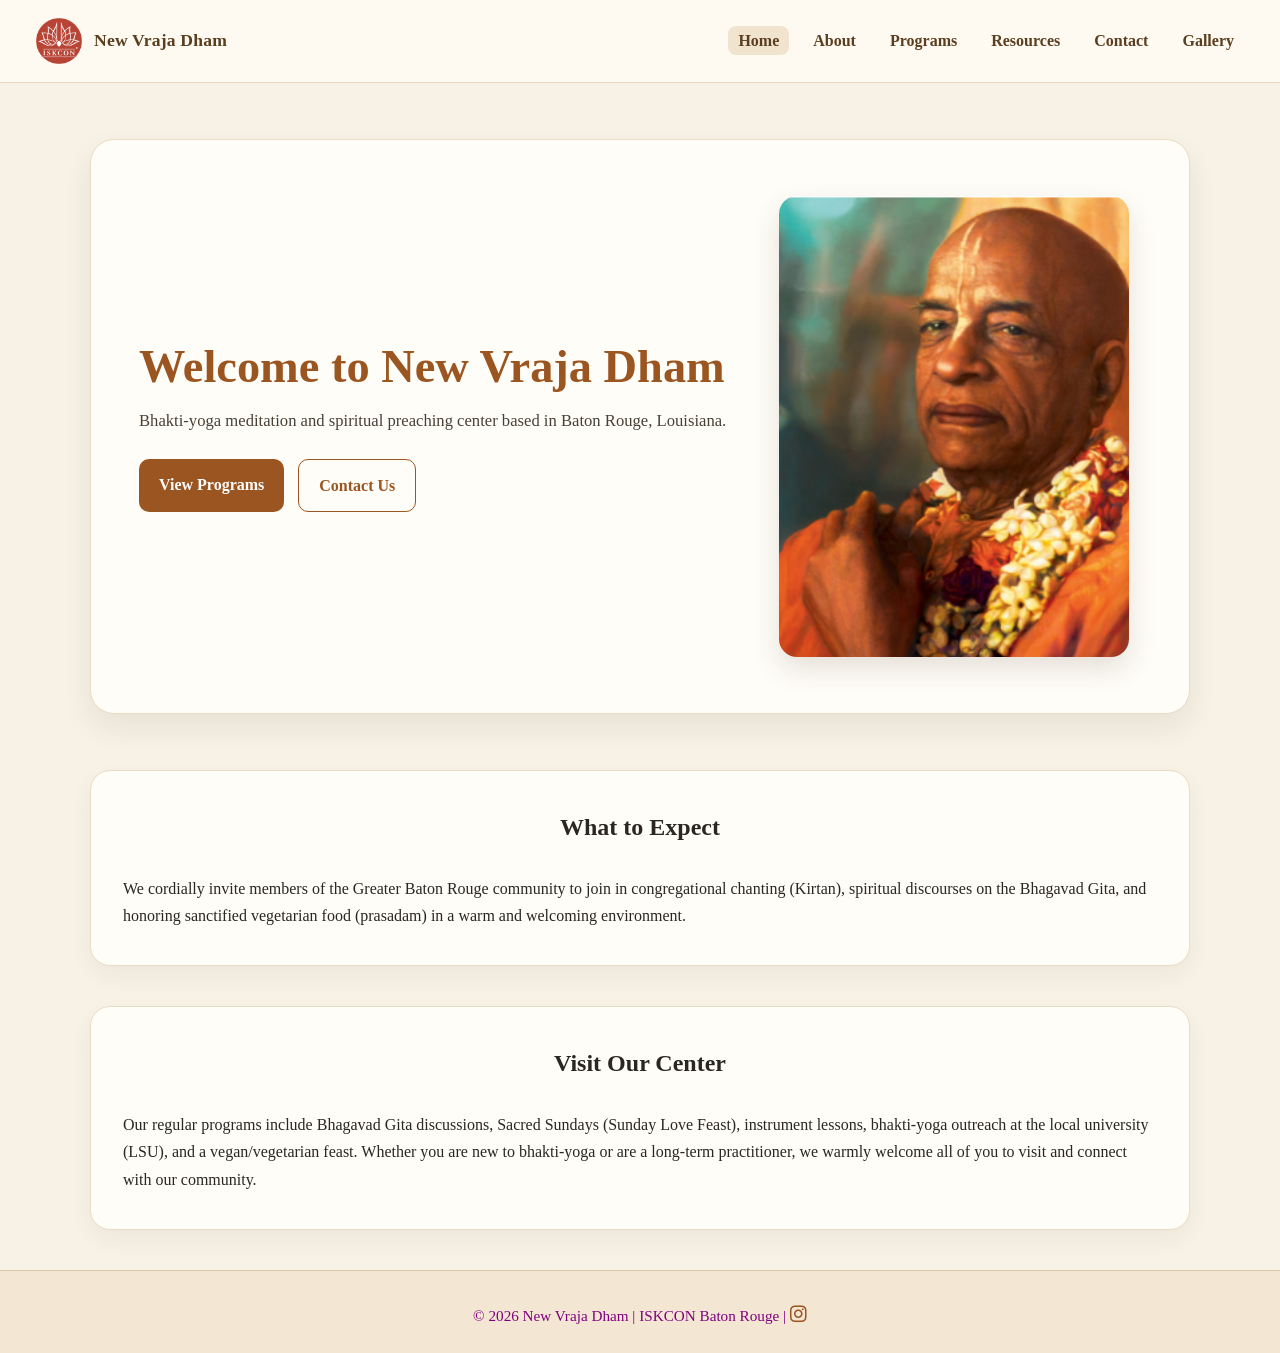
<file: index.html>
<!DOCTYPE html>
<html lang="en">

<head>
  <meta charset="utf-8">
  <meta name="viewport" content="width=device-width, initial-scale=1.0">
  <meta name="description" content="New Vraja Dham is an ISKCON temple and bhakti-yoga meditation center in Baton Rouge, Louisiana, offering kirtan, Bhagavad Gita discussions, prasadam, spiritual education, and community programs.">
  <meta property="og:title" content="New Vraja Dham | ISKCON Baton Rouge">
  <meta property="og:description" content="Bhakti-yoga meditation, kirtan, Bhagavad Gita discussions, prasadam, and spiritual community in Baton Rouge, Louisiana.">
  <meta property="og:type" content="website">
  <meta name="author" content="New Vraja Dham">
  <title>New Vraja Dham | ISKCON Baton Rouge</title>
  <link href="https://fonts.googleapis.com/css2?family=Mukta:wght@400;600;700&display=swap" rel="stylesheet">
  <link rel="stylesheet" href="styles.css">
  <link rel="stylesheet" href="https://cdnjs.cloudflare.com/ajax/libs/font-awesome/6.7.2/css/all.min.css"/>
</head>

<body>
  <header>
    <nav class="navbar">
      <div class="logo">
        <img src="images/logo.png" alt="ISKCON logo">
        <span>New Vraja Dham</span>
      </div>
      <ul class="nav-links">
        <li><a href="index.html" class="active">Home</a></li>
        <li><a href="about.html">About</a></li>
        <li><a href="programs.html">Programs</a></li>
        <li><a href="resources.html">Resources</a></li>
        <li><a href="contact.html">Contact</a></li>
        <li><a href="gallery.html">Gallery</a></li>
      </ul>
    </nav>
  </header>

  <main>
    <section class="hero">
        <div class="hero-text">
            <h1>Welcome to New Vraja Dham</h1>
            <p>
                Bhakti-yoga meditation and spiritual preaching 
                center based in Baton Rouge, Louisiana.
            </p>
            <div class="hero-buttons">
                <a href="programs.html">View Programs</a>
                <a href="contact.html">Contact Us</a>
            </div>
        </div>
        <div class="hero-image">
            <img
                src="images/srila-prabhupada.png"
                alt="A.C. Bhaktivedanta Swami Srila Prabhupada"
            >
        </div>
    </section>
    <section class="welcome-section">
        <h2 align="center">What to Expect</h2><br>
        <p>
            We cordially invite members of the Greater Baton Rouge 
            community to join in congregational chanting (Kirtan), 
            spiritual discourses on the Bhagavad Gita, and honoring 
            sanctified vegetarian food (prasadam) in a warm and welcoming
            environment.
        </p>
    </section>
    <section class="schedule-preview">
        <h2 align="center">Visit Our Center</h2><br>
        <p>
            Our regular programs include Bhagavad Gita discussions,
            Sacred Sundays (Sunday Love Feast), instrument lessons,
            bhakti-yoga outreach at the local university (LSU), and
            a vegan/vegetarian feast. Whether you are new to bhakti-yoga 
            or are a long-term practitioner, we warmly welcome all of you 
            to visit and connect with our community.
        </p>
    </section>
  </main>

  <footer>
    <p>
      © 2026 New Vraja Dham | ISKCON Baton Rouge |
    <a href="https://www.instagram.com/iskconbatonrouge/" target="_blank" rel="noopener noreferrer" class="social-link">
      <i class="fa-brands fa-instagram"></i>
    </a>
    </p>
  </footer>

</body>
</html>
</file>
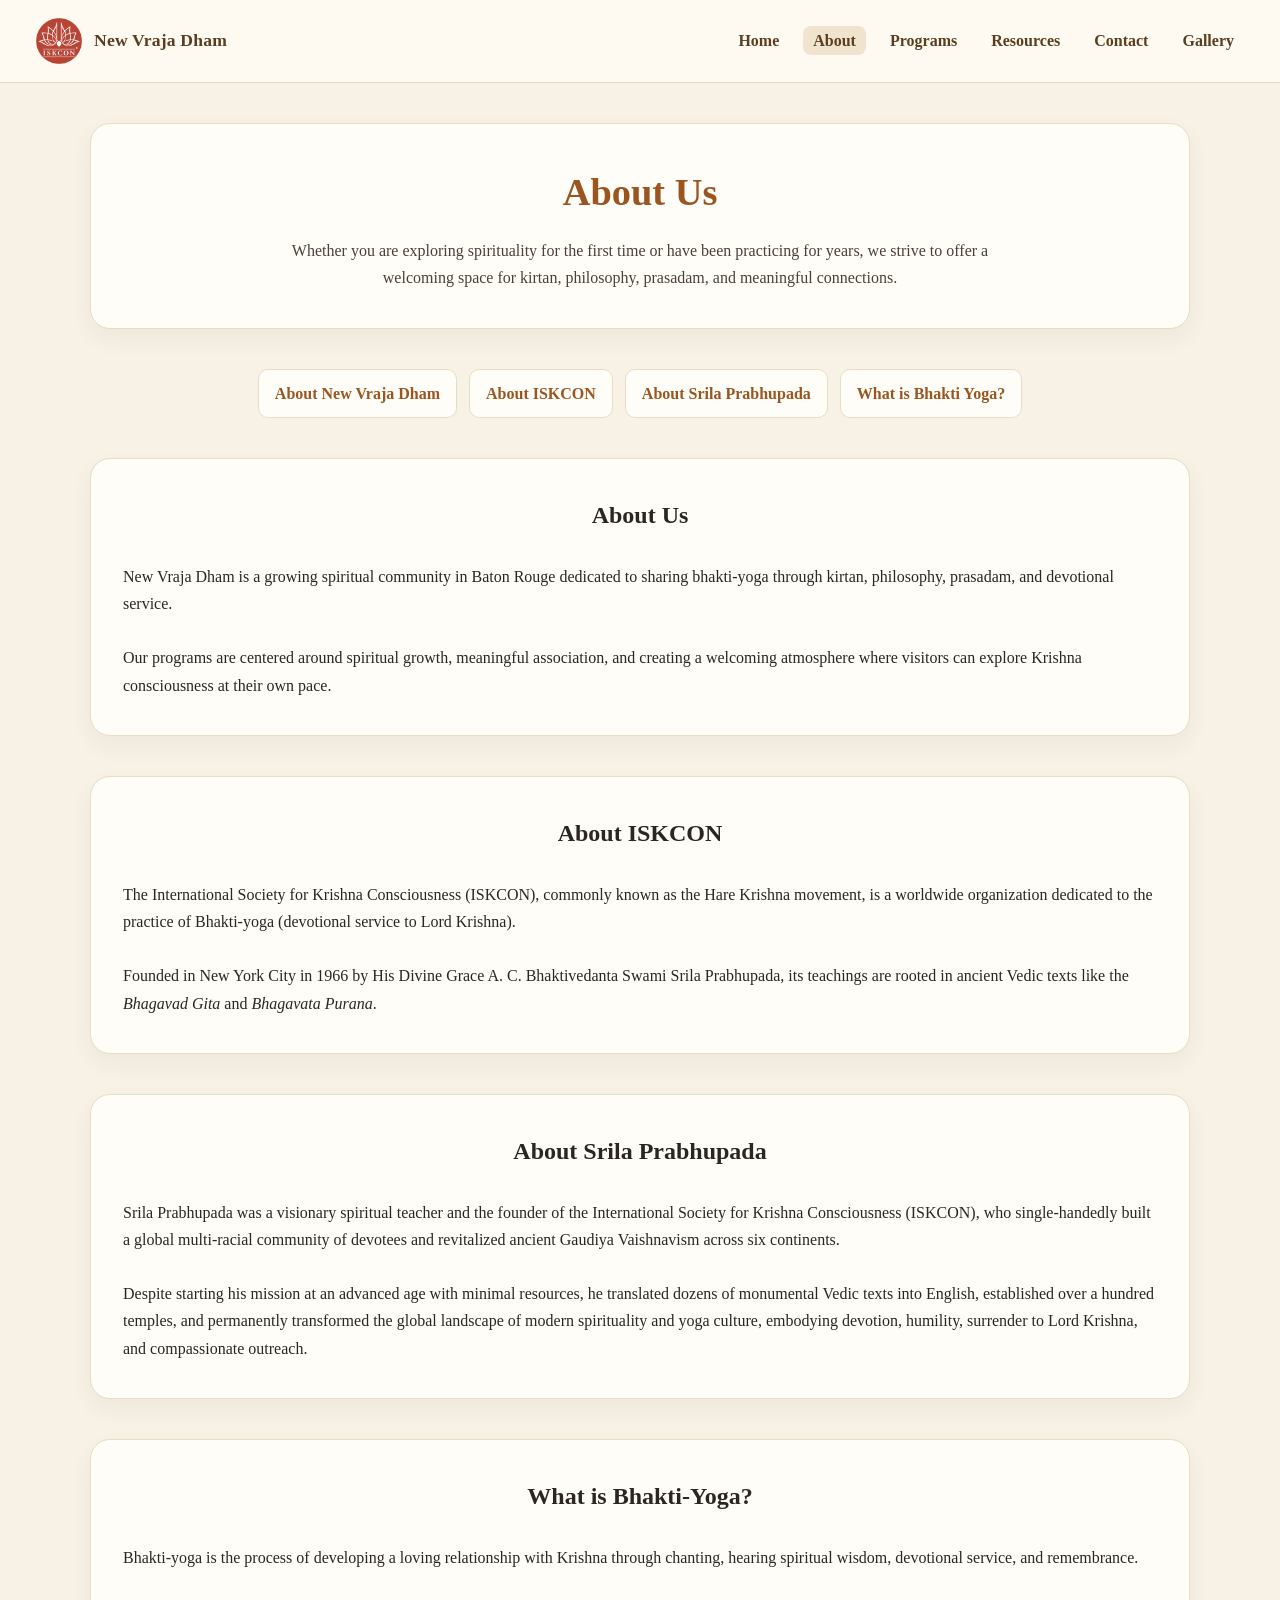
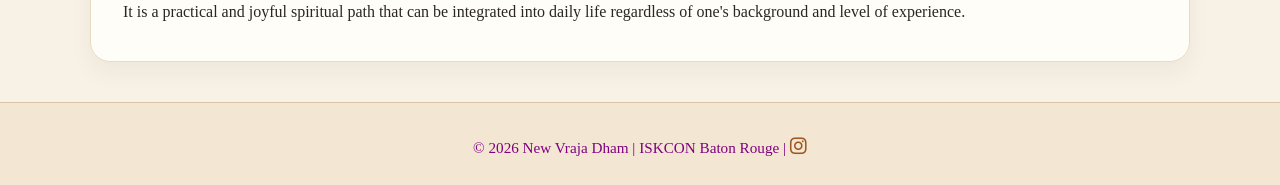
<file: about.html>
<!DOCTYPE html>
<html lang="en">

<head>
  <meta charset="utf-8">
  <meta name="viewport" content="width=device-width, initial-scale=1.0">
  <meta name="description" content="Learn about New Vraja Dham, an ISKCON temple in Baton Rouge, Louisiana, dedicated to bhakti-yoga, spiritual education, kirtan, prasadam, and devotional service.">
  <meta property="og:title" content="About New Vraja Dham | ISKCON Baton Rouge">
  <meta property="og:description" content="Discover the mission of New Vraja Dham, learn about ISKCON, Srila Prabhupada, and the practice of bhakti-yoga.">
  <meta property="og:type" content="article">
  <meta name="author" content="New Vraja Dham">
  <title>About | New Vraja Dham</title>
  <link href="https://fonts.googleapis.com/css2?family=Mukta:wght@400;600;700&display=swap" rel="stylesheet">
  <link rel="stylesheet" href="styles.css">
  <link rel="stylesheet" href="https://cdnjs.cloudflare.com/ajax/libs/font-awesome/6.7.2/css/all.min.css"/>
</head>

<body>
  <header>
    <nav class="navbar">
      <div class="logo">
        <img src="images/logo.png" alt="ISKCON logo">
        <span>New Vraja Dham</span>
      </div>
      <ul class="nav-links">
        <li><a href="index.html">Home</a></li>
        <li><a href="about.html" class="active">About</a></li>
        <li><a href="programs.html">Programs</a></li>
        <li><a href="resources.html">Resources</a></li>
        <li><a href="contact.html">Contact</a></li>
        <li><a href="gallery.html">Gallery</a></li>
      </ul>
    </nav>
  </header>

  <main>
    <section class="page-intro">
      <h1>About Us</h1>
      <p>
        Whether you are exploring spirituality for the first time
        or have been practicing for years, we strive to offer a
        welcoming space for kirtan, philosophy, prasadam, and
        meaningful connections.
      </p>
    </section>
    <nav class="about-nav">
      <ul>
        <li>
          <a href="#new-vraja-dham">About New Vraja Dham</a>
        </li>
        <li>
          <a href="#iskcon">About ISKCON</a>
        </li>
        <li>
          <a href="#prabhupada">About Srila Prabhupada</a>
        </li>
        <li>
          <a href="#bhakti-yoga">What is Bhakti Yoga?</a>
        </li>
      </ul>
    </nav>
    <section id="new-vraja-dham" class="about-section">
      <h2 align="center">About Us</h2><br>
      <p>
        New Vraja Dham is a growing spiritual community in Baton Rouge dedicated
        to sharing bhakti-yoga through kirtan, philosophy, prasadam, and devotional service.
      </p><br>
      <p>
        Our programs are centered around spiritual growth, meaningful association,
        and creating a welcoming atmosphere where visitors can explore Krishna consciousness
        at their own pace.
      </p>
    </section>
    <section id="iskcon" class="about-section">
      <h2 align="center">About ISKCON</h2><br>
      <p>
        The International Society for Krishna Consciousness (ISKCON), 
        commonly known as the Hare Krishna movement, is a worldwide 
        organization dedicated to the practice of Bhakti-yoga (devotional service to Lord Krishna). 
      </p><br>
      <p>
        Founded in New York City in 1966 by His Divine Grace A. C. Bhaktivedanta Swami
        Srila Prabhupada, its teachings are rooted in ancient Vedic texts like the 
        <i>Bhagavad Gita</i> and <i>Bhagavata Purana</i>.
      </p>
    </section>
    <section id="prabhupada" class="about-section">
      <h2 align="center">About Srila Prabhupada</h2><br>
      <p>
        Srila Prabhupada was a visionary spiritual teacher and the founder of the 
        International Society for Krishna Consciousness (ISKCON), who single-handedly built 
        a global multi-racial community of devotees and revitalized ancient Gaudiya Vaishnavism 
        across six continents.
      </p><br>
      <p>
        Despite starting his mission at an advanced age with minimal resources, he translated 
        dozens of monumental Vedic texts into English, established over a hundred temples, and 
        permanently transformed the global landscape of modern spirituality and yoga culture,
        embodying devotion, humility, surrender to Lord Krishna, and compassionate outreach.
      </p>
    </section>
    <section id="bhakti-yoga" class="about-section">
      <h2 align="center">What is Bhakti-Yoga?</h2><br>
        <p>
          Bhakti-yoga is the process of developing a loving relationship with Krishna
          through chanting, hearing spiritual wisdom, devotional service, and remembrance.
        </p><br>
        <p>
          It is a practical and joyful spiritual path that can be integrated into
          daily life regardless of one's background and level of experience.
        </p>
    </section>
  </main>

  <footer>
    <p>
      © 2026 New Vraja Dham | ISKCON Baton Rouge |
    <a href="https://www.instagram.com/iskconbatonrouge/" target="_blank" rel="noopener noreferrer" class="social-link">
      <i class="fa-brands fa-instagram"></i>
    </a>
    </p>
  </footer>

</body>
</html>
</file>
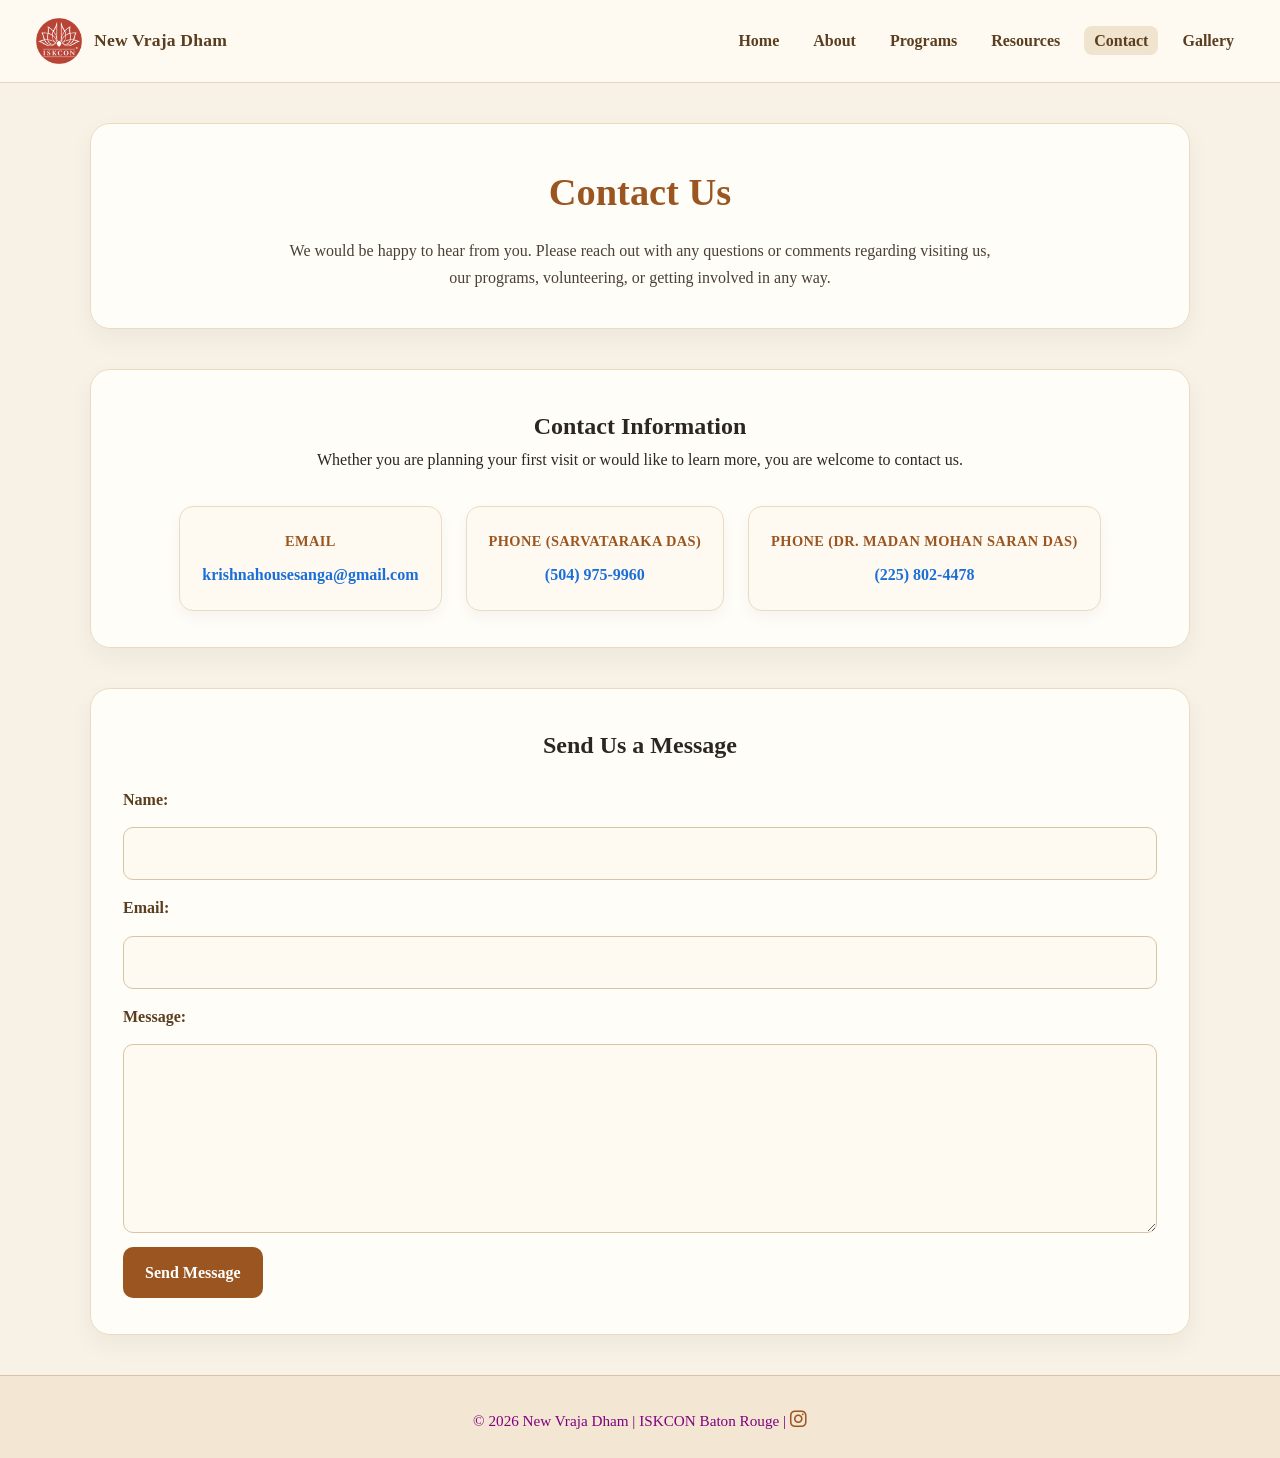
<file: contact.html>
<!DOCTYPE html>
<html lang="en">

<head>
  <meta charset="utf-8">
  <meta name="viewport" content="width=device-width, initial-scale=1.0">
  <meta name="description" content="Contact New Vraja Dham in Baton Rouge, Louisiana. Reach out with questions about visiting, programs, volunteering, devotional activities, and community events.">
  <meta property="og:title" content="Contact | New Vraja Dham">
  <meta property="og:description" content="Get in touch with New Vraja Dham for information about temple programs, visits, volunteering opportunities, and devotional activities.">
  <meta property="og:type" content="article">
  <meta name="author" content="New Vraja Dham">
  <title>Contact | New Vraja Dham</title>
  <link href="https://fonts.googleapis.com/css2?family=Mukta:wght@400;600;700&display=swap" rel="stylesheet">
  <link rel="stylesheet" href="styles.css">
  <link rel="stylesheet" href="https://cdnjs.cloudflare.com/ajax/libs/font-awesome/6.7.2/css/all.min.css"/>
</head>

<body>
  <header>
    <nav class="navbar">
      <div class="logo">
        <img src="images/logo.png" alt="ISKCON logo">
        <span>New Vraja Dham</span>
      </div>
      <ul class="nav-links">
        <li><a href="index.html">Home</a></li>
        <li><a href="about.html">About</a></li>
        <li><a href="programs.html">Programs</a></li>
        <li><a href="resources.html">Resources</a></li>
        <li><a href="contact.html" class="active">Contact</a></li>
        <li><a href="gallery.html">Gallery</a></li>
      </ul>
    </nav>
  </header>

  <main>
    <section class="page-intro">
      <h1>Contact Us</h1>
      <p>
        We would be happy to hear from you. Please reach out with any questions or comments
        regarding visiting us, our programs, volunteering, or getting involved in any way.
      </p>
    </section>
    <section class="contact-info">
      <h2 align="center">Contact Information</h2>
      <p>
        Whether you are planning your first visit or would like to learn more,
        you are welcome to contact us.
      </p>
      <div class="contact-methods">
        <div class="contact-item">
          <span class="contact-label">Email</span>
          <a href="mailto:krishnahousesanga@gmail.com">
            krishnahousesanga@gmail.com
          </a>
        </div>
        <div class="contact-item">
          <span class="contact-label">Phone (Sarvataraka Das)</span>
          <a href="tel:+15049759960">
            (504) 975-9960
          </a>
        </div>
        <div class="contact-item">
          <span class="contact-label">Phone (Dr. Madan Mohan Saran Das)</span>
          <a href="tel:+12258024478">
            (225) 802-4478
          </a>
        </div>
      </div>
    </section>
    <section class="contact-form">
      <h2 align="center">Send Us a Message</h2>
      <form action="https://formspree.io/f/mlgkawkd" method="POST">
        <label for="name">Name:</label>
        <input type="text" id="name" name="name" required>
        <label for="email">Email:</label>
        <input type="email" id="email" name="email" required>
        <label for="message">Message:</label>
        <textarea id="message" name="message" rows="6" required></textarea>
        <button id="submit">Send Message</button>
      </form>
    </section>
  </main>

  <footer>
    <p>
      © 2026 New Vraja Dham | ISKCON Baton Rouge |
    <a href="https://www.instagram.com/iskconbatonrouge/" target="_blank" rel="noopener noreferrer" class="social-link">
      <i class="fa-brands fa-instagram"></i>
    </a>
    </p>
  </footer>

</body>
</html>
</file>
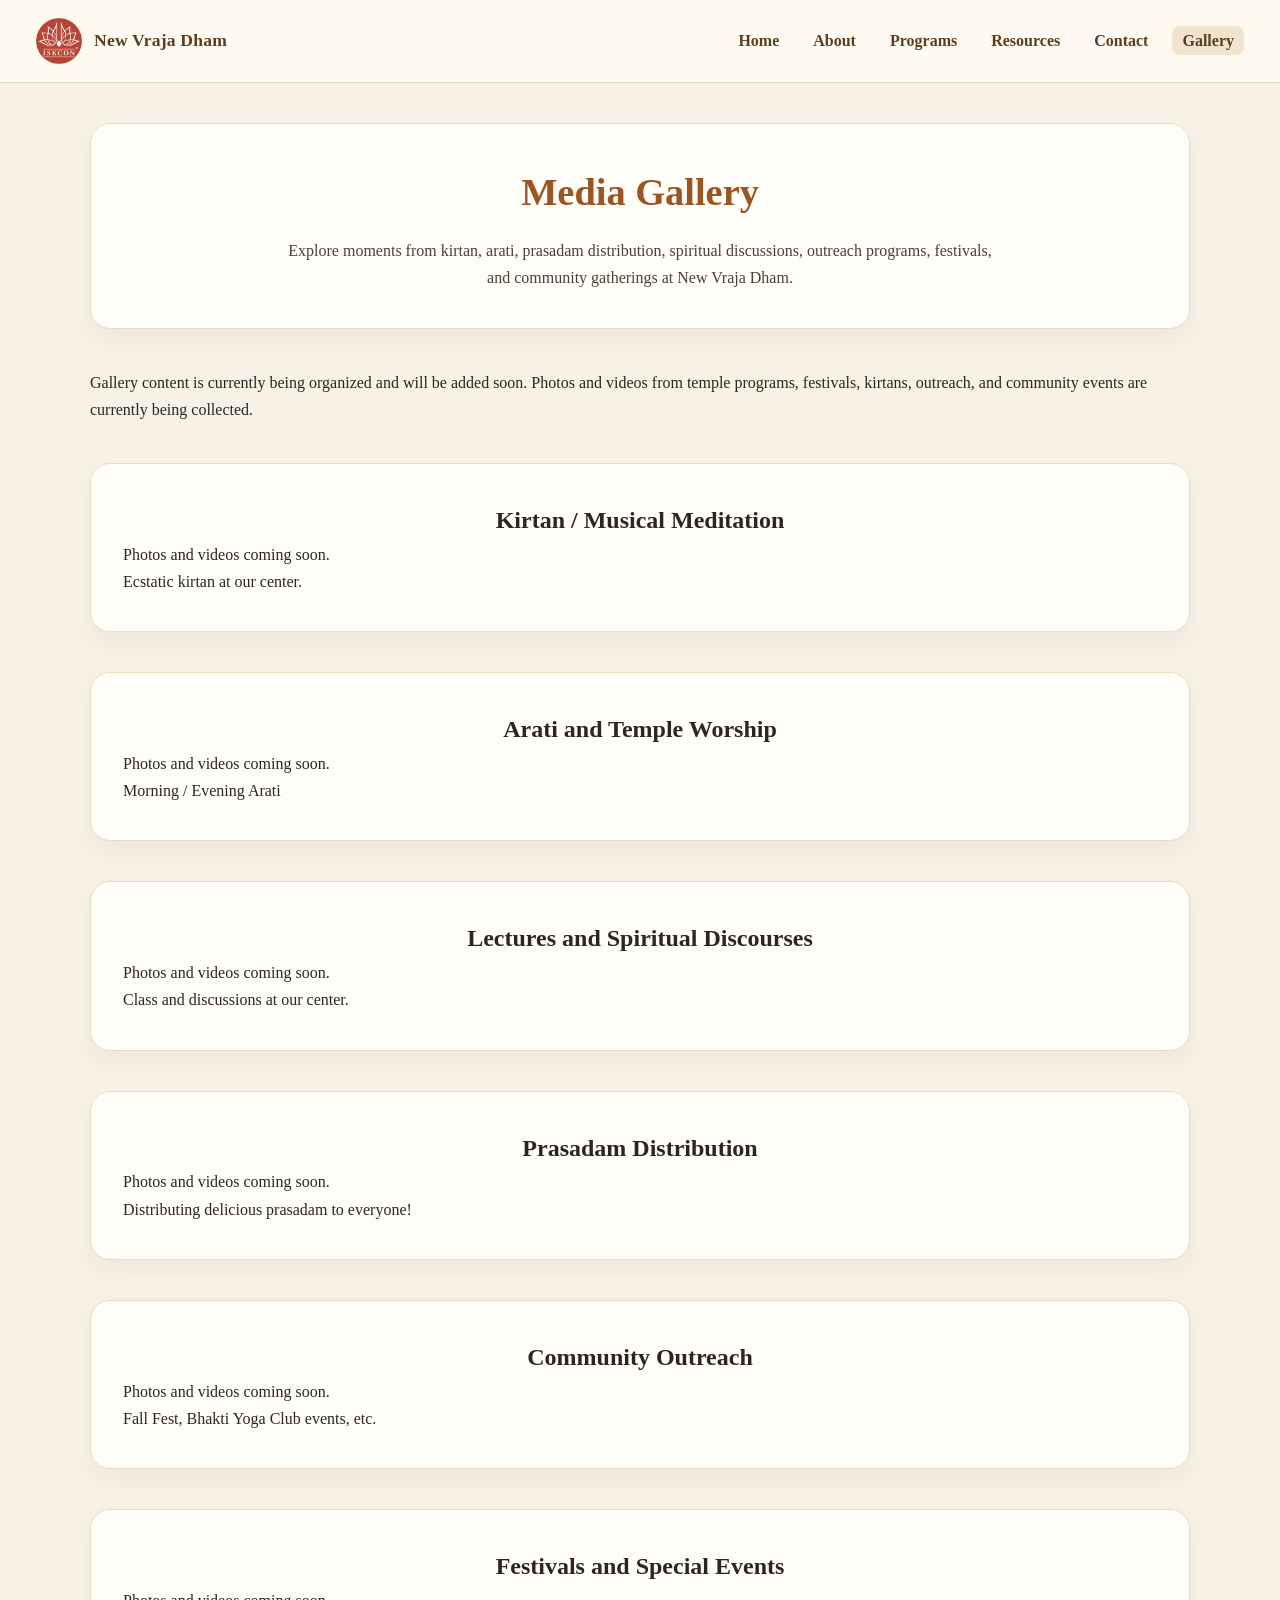
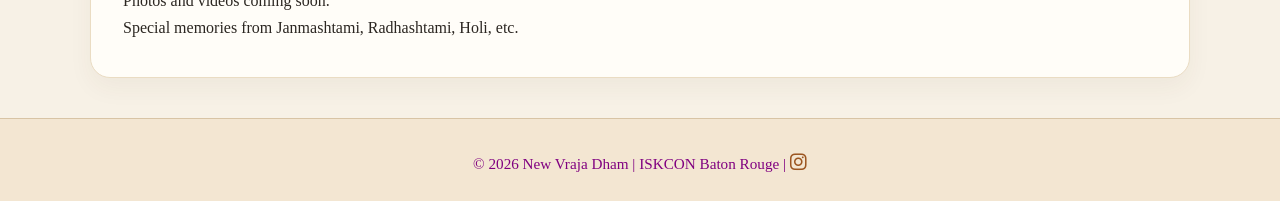
<file: gallery.html>
<!DOCTYPE html>
<html lang="en">

<head>
  <meta charset="utf-8">
  <meta name="viewport" content="width=device-width, initial-scale=1.0">
  <meta name="description" content="Browse photos and videos from kirtans, arati ceremonies, prasadam distribution, spiritual discussions, outreach events, and festivals at New Vraja Dham.">
  <meta property="og:title" content="Gallery | New Vraja Dham">
  <meta property="og:description" content="View moments from devotional programs, festivals, kirtan, prasadam distribution, and community events at New Vraja Dham.">
  <meta property="og:type" content="article">
  <meta name="author" content="New Vraja Dham">
  <title>Gallery | New Vraja Dham</title>
  <link href="https://fonts.googleapis.com/css2?family=Mukta:wght@400;600;700&display=swap" rel="stylesheet">
  <link rel="stylesheet" href=styles.css>
  <link rel="stylesheet" href="https://cdnjs.cloudflare.com/ajax/libs/font-awesome/6.7.2/css/all.min.css"/>
</head>

<body>

  <header>
    <nav class="navbar">
      <div class="logo">
        <img src="images/logo.png" alt="ISKCON logo">
        <span>New Vraja Dham</span>
      </div>
      <ul class="nav-links">
        <li><a href="index.html">Home</a></li>
        <li><a href="about.html">About</a></li>
        <li><a href="programs.html">Programs</a></li>
        <li><a href="resources.html">Resources</a></li>
        <li><a href="contact.html">Contact</a></li>
        <li><a href="gallery.html" class="active">Gallery</a></li>
      </ul>
    </nav>
  </header>

  <main>
    <section class="page-intro">
      <h1>Media Gallery</h1>
      <p>
        Explore moments from kirtan, arati, prasadam distribution,
        spiritual discussions, outreach programs, festivals, and
        community gatherings at New Vraja Dham.
      </p>
    </section>
    <section class="gallery-notice">
      <p>
        Gallery content is currently being organized and will be added soon.
        Photos and videos from temple programs, festivals, kirtans, outreach,
        and community events are currently being collected.
      </p>
    </section>
    <section class="gallery-section">
      <h2 align="center">Kirtan / Musical Meditation</h2>
      <figure class="gallery-item">
        <div class="gallery-placeholder">
          <p>Photos and videos coming soon.</p>
        </div>
        <figcaption>
          Ecstatic kirtan at our center.
        </figcaption>
      </figure>
    </section>
    <section class="gallery-section">
      <h2 align="center">Arati and Temple Worship</h2>
      <figure class="gallery-item">
        <div class="gallery-placeholder">
          <p>Photos and videos coming soon.</p>
        </div>
        <figcaption>
          Morning / Evening Arati
        </figcaption>
      </figure>
    </section>
    <section class="gallery-section">
      <h2 align="center">Lectures and Spiritual Discourses</h2>
      <figure class="gallery-item">
        <div class="gallery-placeholder">
          <p>Photos and videos coming soon.</p>
        </div>
        <figcaption>
          Class and discussions at our center.
        </figcaption>
      </figure>
    </section>
    <section class="gallery-section">
      <h2 align="center">Prasadam Distribution</h2>
      <figure class="gallery-item">
        <div class="gallery-placeholder">
          <p>Photos and videos coming soon.</p>
        </div>
        <figcaption>
          Distributing delicious prasadam to everyone!
        </figcaption>
      </figure>
    </section>
    <section class="gallery-section">
      <h2 align="center">Community Outreach</h2>
      <figure class="gallery-item">
        <div class="gallery-placeholder">
          <p>Photos and videos coming soon.</p>
        </div>
        <figcaption>
          Fall Fest, Bhakti Yoga Club events, etc.
        </figcaption>
      </figure>
    </section>
    <section class="gallery-section">
      <h2 align="center">Festivals and Special Events</h2>
      <figure class="gallery-item">
        <div class="gallery-placeholder">
          <p>Photos and videos coming soon.</p>
        </div>
        <figcaption>
          Special memories from Janmashtami, Radhashtami, Holi, etc.
        </figcaption>
      </figure>
    </section>
  </main>

  <footer>
    <p>
      © 2026 New Vraja Dham | ISKCON Baton Rouge |
    <a href="https://www.instagram.com/iskconbatonrouge/" target="_blank" rel="noopener noreferrer" class="social-link">
      <i class="fa-brands fa-instagram"></i>
    </a>
    </p>
  </footer>

</body>
</html>
</file>
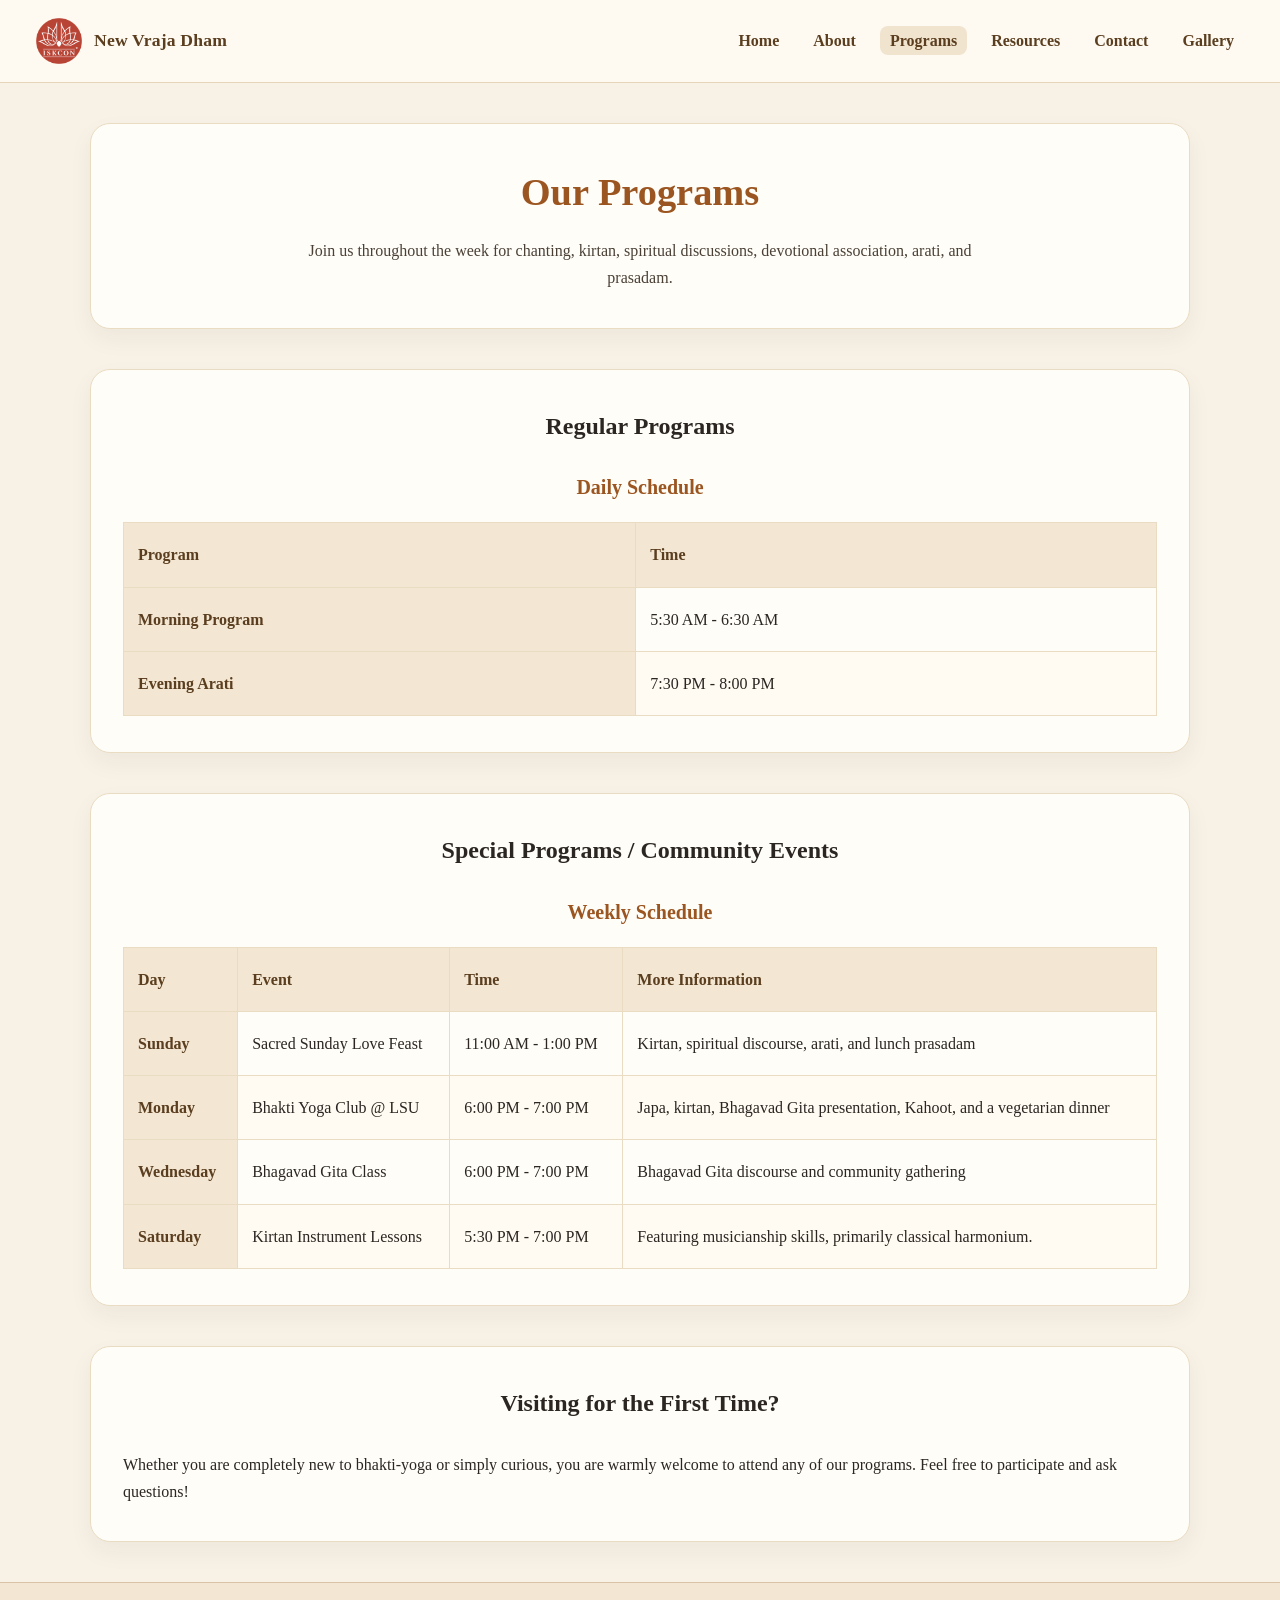
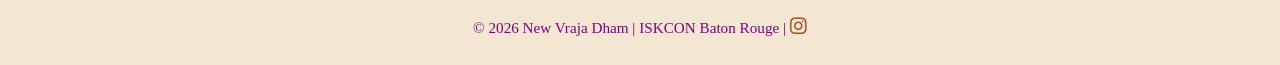
<file: programs.html>
<!DOCTYPE html>
<html lang="en">

<head>
  <meta charset="utf-8">
  <meta name="viewport" content="width=device-width, initial-scale=1.0">
  <meta name="description" content="View the weekly schedule of programs at New Vraja Dham, including morning programs, evening arati, Bhagavad Gita discussions, kirtan, bhakti-yoga outreach, instrument lessons, and Sunday Love Feast programs.">
  <meta property="og:title" content="Programs | New Vraja Dham">
  <meta property="og:description" content="Explore daily temple programs, evening arati, kirtan, Bhagavad Gita discussions, outreach events, and devotional gatherings at New Vraja Dham.">
  <meta property="og:type" content="article">
  <meta name="author" content="New Vraja Dham">
  <title>Programs | New Vraja Dham</title>
  <link href="https://fonts.googleapis.com/css2?family=Mukta:wght@400;600;700&display=swap" rel="stylesheet">
  <link rel="stylesheet" href="styles.css">
  <link rel="stylesheet" href="https://cdnjs.cloudflare.com/ajax/libs/font-awesome/6.7.2/css/all.min.css"/>
</head>

<body>
  <header>
    <nav class="navbar">
      <div class="logo">
        <img src="images/logo.png" alt="ISKCON logo">
        <span>New Vraja Dham</span>
      </div>
      <ul class="nav-links">
        <li><a href="index.html">Home</a></li>
        <li><a href="about.html">About</a></li>
        <li><a href="programs.html" class="active">Programs</a></li>
        <li><a href="resources.html">Resources</a></li>
        <li><a href="contact.html">Contact</a></li>
        <li><a href="gallery.html">Gallery</a></li>
      </ul>
    </nav>
  </header>

  <main>
    <section class="page-intro">
      <h1>Our Programs</h1>
      <p>
        Join us throughout the week for chanting, kirtan, spiritual discussions,
        devotional association, arati, and prasadam.
      </p>
    </section>

    <section class="daily-programs">
      <h2 align="center">Regular Programs</h2>
      <table>
        <caption>Daily Schedule</caption>
        <thead>
          <tr>
            <th scope="col">Program</th>
            <th scope="col">Time</th>
          </tr>
        </thead>
        <tbody>
          <tr>
            <th scope="row">Morning Program</th>
            <td>
              <time datetime="05:30">5:30 AM</time> -
              <time datetime="06:30">6:30 AM</time>
            </td>
          </tr>
          <tr>
            <th scope="row">Evening Arati</th>
            <td>
              <time datetime="18:30">7:30 PM</time> -
              <time datetime="19:30">8:00 PM</time>
            </td>
          </tr>
        </tbody>
      </table>
    </section>

    <section class="schedule-section">
      <h2 align="center">Special Programs / Community Events</h2>
      <table>
        <caption>Weekly Schedule</caption>
        <thead>
          <tr>
            <th scope="col">Day</th>
            <th scope="col">Event</th>
            <th scope="col">Time</th>
            <th scope="col">More Information</th>
          </tr>
        </thead>
        <tbody>
          <tr>
            <th scope="row">Sunday</th>
            <td>Sacred Sunday Love Feast</td>
            <td>
              <time datetime="11:00">11:00 AM</time> -
              <time datetime="13:00">1:00 PM</time>
            </td>
            <td>Kirtan, spiritual discourse, arati, and lunch prasadam</td>
          </tr>
          <tr>
            <th scope="row">Monday</th>
            <td>Bhakti Yoga Club @ LSU</td>
            <td>
              <time datetime="18:00">6:00 PM</time> -
              <time datetime="19:00">7:00 PM</time>
            </td>
            <td>Japa, kirtan, Bhagavad Gita presentation, Kahoot, and a vegetarian dinner</td>
          </tr>
          <tr>
            <th scope="row">Wednesday</th>
            <td>Bhagavad Gita Class</td>
            <td>
              <time datetime="18:00">6:00 PM</time> -
              <time datetime="19:00">7:00 PM</time>
            </td>
            <td>Bhagavad Gita discourse and community gathering</td>
          </tr>
          <tr>
            <th scope="row">Saturday</th>
            <td>Kirtan Instrument Lessons</td>
            <td>
              <time datetime="17:30">5:30 PM</time> -
              <time datetime="19:00">7:00 PM</time>
            </td>
            <td>Featuring musicianship skills, primarily classical harmonium.</td>
          </tr>
        </tbody>
      </table>
    </section>

    <section class="visitor-info">
      <h2 align="center">Visiting for the First Time?</h2><br>
      <p>
        Whether you are completely new to bhakti-yoga or simply curious,
        you are warmly welcome to attend any of our programs. Feel free to 
        participate and ask questions!
      </p>
    </section>
  </main>

  <footer>
    <p>
      © 2026 New Vraja Dham | ISKCON Baton Rouge |
    <a href="https://www.instagram.com/iskconbatonrouge/" target="_blank" rel="noopener noreferrer" class="social-link">
      <i class="fa-brands fa-instagram"></i>
    </a>
    </p>
  </footer>

</body>
</html>
</file>
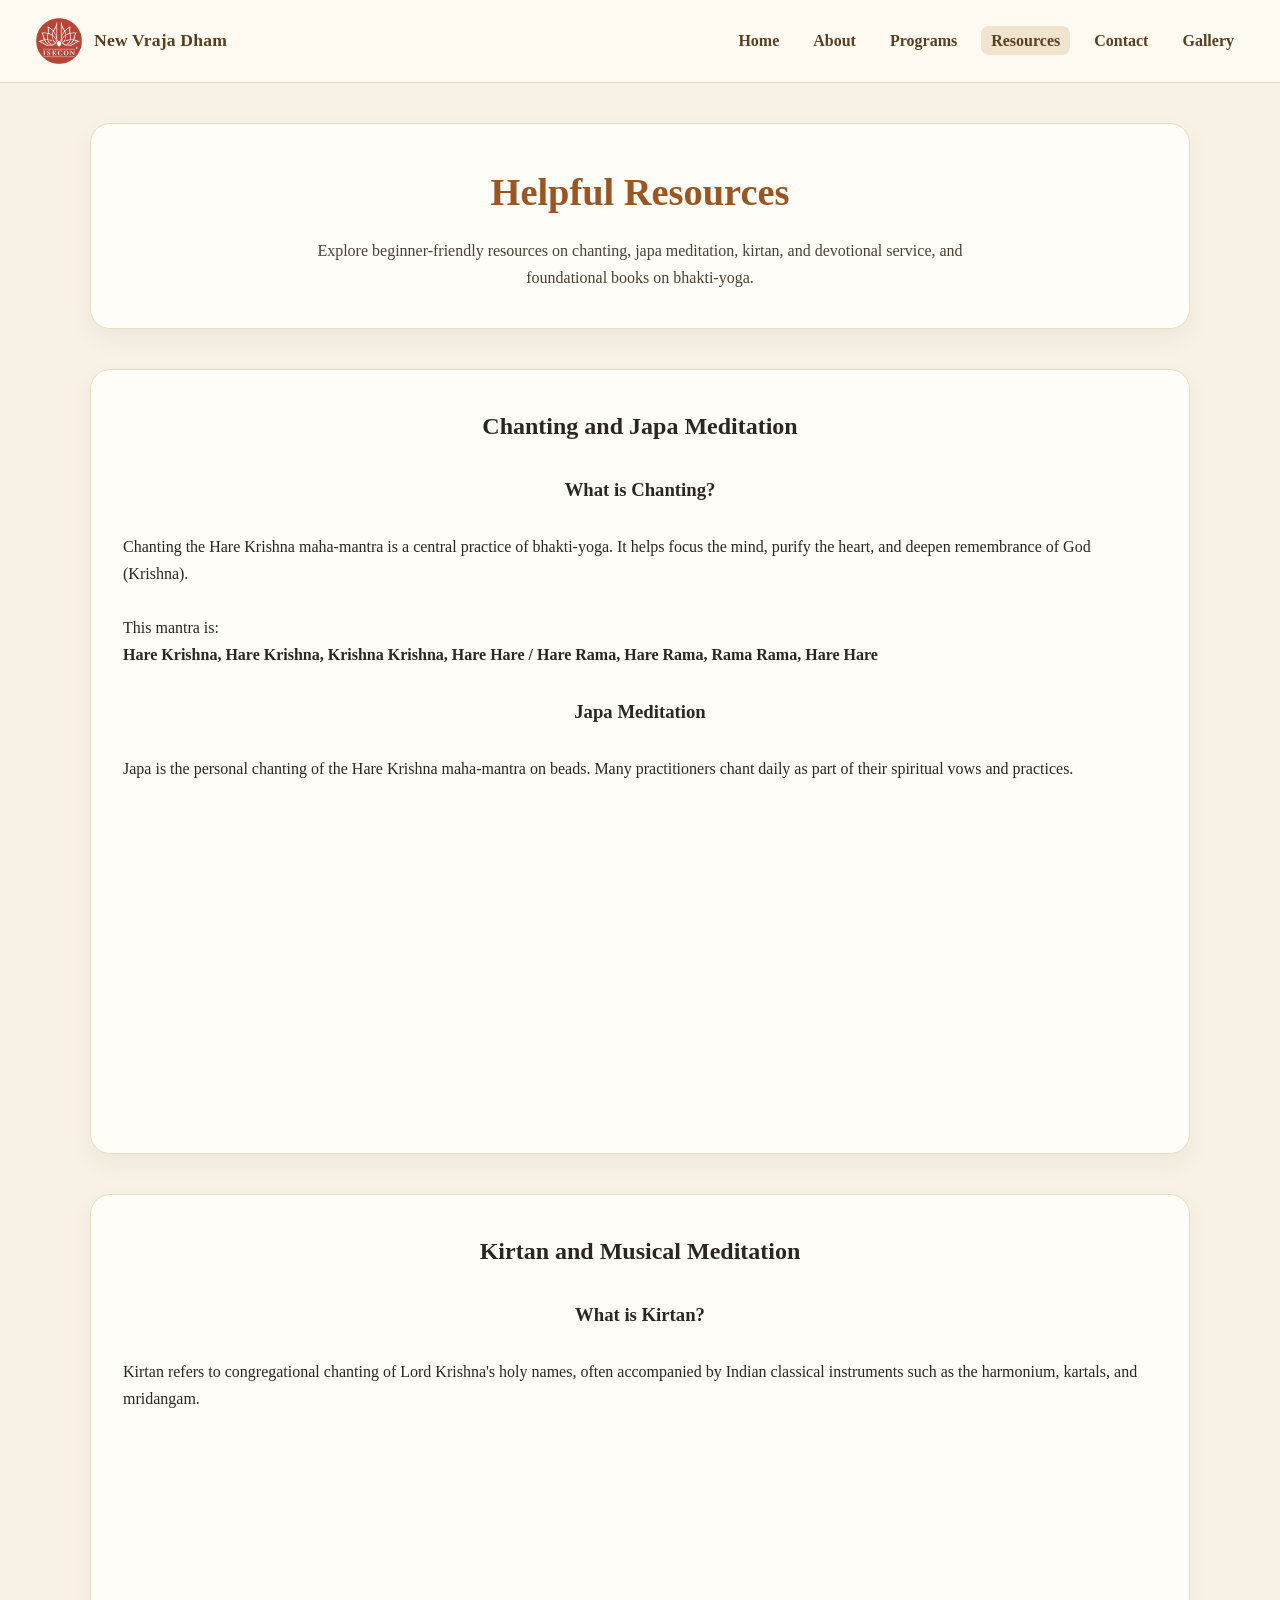
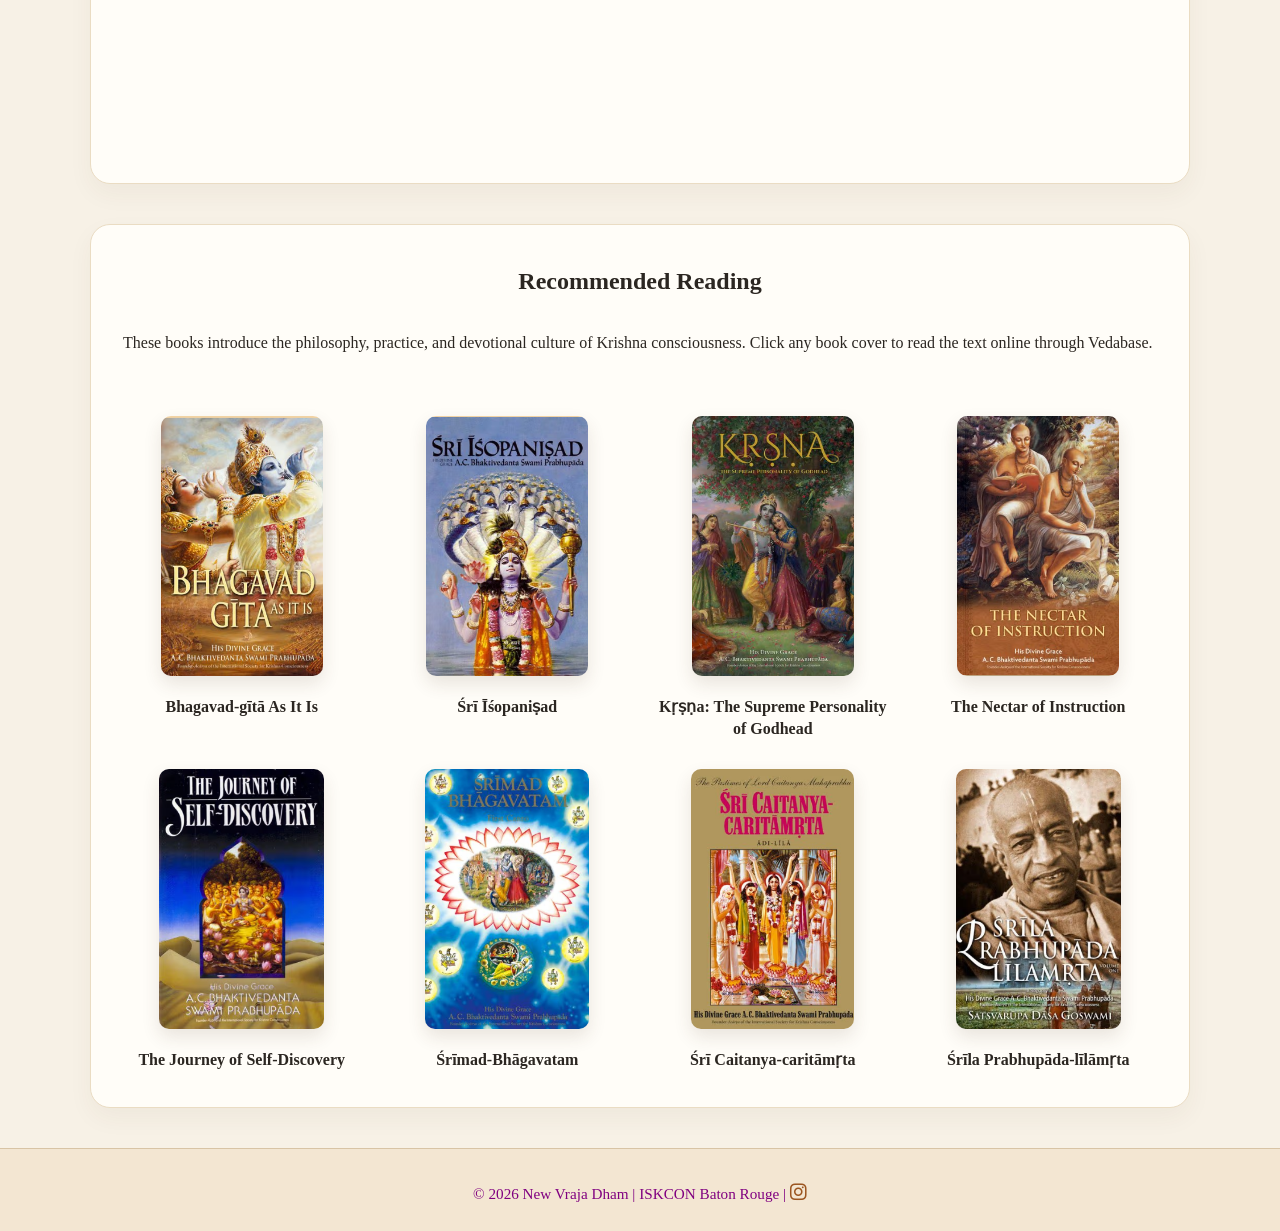
<file: resources.html>
<!DOCTYPE html>
<html lang="en">

<head>
  <meta charset="utf-8">
  <meta name="viewport" content="width=device-width, initial-scale=1.0">
  <meta name="description" content="Explore resources on bhakti-yoga, japa meditation, kirtan, chanting the Hare Krishna maha-mantra, and devotional practice.">
  <meta property="og:title" content="Resources | New Vraja Dham">
  <meta property="og:description" content="Learn about chanting, japa meditation, kirtan, and devotional life through beginner-friendly spiritual resources.">
  <meta property="og:type" content="article">
  <meta name="author" content="New Vraja Dham">
  <title>Resources | New Vraja Dham</title>
  <link href="https://fonts.googleapis.com/css2?family=Mukta:wght@400;600;700&display=swap" rel="stylesheet">
  <link rel="stylesheet" href="styles.css">
  <link rel="stylesheet" href="https://cdnjs.cloudflare.com/ajax/libs/font-awesome/6.7.2/css/all.min.css"/>
</head>

<body>
  <header>
    <nav class="navbar">
      <div class="logo">
        <img src="images/logo.png" alt="ISKCON logo">
        <span>New Vraja Dham</span>
      </div>
      <ul class="nav-links">
        <li><a href="index.html">Home</a></li>
        <li><a href="about.html">About</a></li>
        <li><a href="programs.html">Programs</a></li>
        <li><a href="resources.html" class="active">Resources</a></li>
        <li><a href="contact.html">Contact</a></li>
        <li><a href="gallery.html">Gallery</a></li>
      </ul>
    </nav>
  </header>

  <main>
    <section class="page-intro">
      <h1>Helpful Resources</h1>
      <p>
        Explore beginner-friendly resources on chanting,
        japa meditation, kirtan, and devotional service,
        and foundational books on bhakti-yoga.
      </p>
    </section>
    <section class="resources-section">
      <h2 align="center">Chanting and Japa Meditation</h2><br>
      <article class="resource-card">
        <h3 align="center">What is Chanting?</h3><br>
        <p>
          Chanting the Hare Krishna maha-mantra is a central practice of
          bhakti-yoga. It helps focus the mind, purify the heart, and deepen
          remembrance of God (Krishna).
        </p><br>
        <p>
          This mantra is:<br>
          <strong>
            Hare Krishna, Hare Krishna, Krishna Krishna, Hare Hare / 
            Hare Rama, Hare Rama, Rama Rama, Hare Hare
          </strong>
        </p>
      </article><br>
      <article class="resource-card">
        <h3 align="center">Japa Meditation</h3><br>
        <p>
          Japa is the personal chanting of the Hare Krishna maha-mantra on beads.
          Many practitioners chant daily as part of their spiritual vows and practices.
        </p>
        <div class="video-wrapper">
          <iframe
            src="https://www.youtube.com/embed/plDl6G_UCVU"
            title="Srila Prabhupada Japa Meditation"
            allowfullscreen>
          </iframe>
        </div>
      </article>
    </section>
    <section class="resources-section">
      <h2 align="center">Kirtan and Musical Meditation</h2><br>
      <article class="resource-card">
        <h3 align="center">What is Kirtan?</h3><br>
        <p>
          Kirtan refers to congregational chanting of Lord Krishna's holy names,
          often accompanied by Indian classical instruments such as the
          harmonium, kartals, and mridangam.
        </p>
        <div class="video-wrapper">
          <iframe
            src="https://www.youtube.com/embed/PZwanbPbLeA"
            title="Srila Prabhupada Tompkins Square Park Kirtan"
            allowfullscreen>
          </iframe>
        </div>
      </article>
    </section>
    <section class="resources-section">
      <h2 align="center">Recommended Reading</h2><br>
      <p>
        These books introduce the philosophy, practice, and devotional culture of
        Krishna consciousness. Click any book cover to read the text online through
        Vedabase.
      </p><br>
      <div class="book-list">
        <article class="book-card">
          <a href="https://vedabase.io/en/library/bg/" target="_blank" rel="noopener noreferrer">
            <img src="images/bhagavad-gita.png" alt="Bhagavad-gītā As It Is book cover">
          </a>
          <h3>Bhagavad-gītā As It Is</h3>
        </article>
        <article class="book-card">
          <a href="https://vedabase.io/en/library/iso/" target="_blank" rel="noopener noreferrer">
            <img src="images/sri-isopanisad.png" alt="Śrī Īśopaniṣad book cover">
          </a>
          <h3>Śrī Īśopaniṣad</h3>
        </article>
        <article class="book-card">
          <a href="https://vedabase.io/en/library/kb/" target="_blank" rel="noopener noreferrer">
            <img src="images/krishna-book.png" alt="Kṛṣṇa Book cover">
          </a>
          <h3>Kṛṣṇa: The Supreme Personality of Godhead</h3>
        </article>
        <article class="book-card">
          <a href="https://vedabase.io/en/library/noi/" target="_blank" rel="noopener noreferrer">
            <img src="images/nectar-of-instruction.png" alt="The Nectar of Instruction book cover">
          </a>
          <h3>The Nectar of Instruction</h3>
        </article>
        <article class="book-card">
          <a href="https://vedabase.io/en/library/josd/" target="_blank" rel="noopener noreferrer">
            <img src="images/journey-of-self-discovery.png" alt="The Journey of Self-Discovery book cover">
          </a>
          <h3>The Journey of Self-Discovery</h3>
        </article>
        <article class="book-card">
          <a href="https://vedabase.io/en/library/sb/" target="_blank" rel="noopener noreferrer">
            <img src="images/srimad-bhagavatam.png" alt="Śrīmad-Bhāgavatam book cover">
          </a>
          <h3>Śrīmad-Bhāgavatam</h3>
        </article>
        <article class="book-card">
          <a href="https://vedabase.io/en/library/cc/" target="_blank" rel="noopener noreferrer">
            <img src="images/sri-caitanya-caritamrita.png" alt="Śrī Caitanya-caritāmṛta book cover">
          </a>
          <h3>Śrī Caitanya-caritāmṛta</h3>
        </article>
        <article class="book-card">
          <a href="https://vedabase.io/en/library/spl/" target="_blank" rel="noopener noreferrer">
            <img src="images/srila-prabhupada-lilamrta.png" alt="Śrīla Prabhupāda-līlāmṛta book cover">
          </a>
          <h3>Śrīla Prabhupāda-līlāmṛta</h3>
        </article>
      </div>
    </section>
  </main>

  <footer>
    <p>
      © 2026 New Vraja Dham | ISKCON Baton Rouge |
    <a href="https://www.instagram.com/iskconbatonrouge/" target="_blank" rel="noopener noreferrer" class="social-link">
      <i class="fa-brands fa-instagram"></i>
    </a>
    </p>
  </footer>

</body>
</html>
</file>
<file: styles.css>
* {
    margin: 0;
    padding: 0;
    box-sizing: border-box;
}

body {
    font-family: 'Verdana', 'sans-serif';
    background-color: #f7f1e6;
    color: #2b2621;
    line-height: 1.7;
    min-height: 100vh;
    display: flex;
    flex-direction: column;
}

.navbar {
    display: flex;
    justify-content: space-between;
    align-items: center;
    background-color: #fffaf1;
    padding: 18px 36px;
    border-bottom: 1px solid #e6d5b8;
}

.logo {
    display: flex;
    align-items: center;
    gap: 12px;
}

.logo img {
    width: 46px;
    height: 46px;
    object-fit: contain;
}

.logo span {
    color: #5a3e1f;
    font-size: 1.1rem;
    font-weight: 700;
    letter-spacing: 0.2px;
}

.navbar ul {
    list-style: none;
    display: flex;
    gap: 14px;
}

.navbar a {
    color: #5a3e1f;
    text-decoration: none;
    font-weight: 600;
    padding: 6px 10px;
    border-radius: 8px;
    transition: background-color 0.2s ease;
}

.navbar a:hover,
.navbar a.active {
    background-color: #f1e4cf;
}

.hero {
  display: flex;
  align-items: center;
  justify-content: space-between;
  gap: 40px;
  max-width: 1100px;
  margin: 56px auto;
  padding: 56px 48px;
  background-color: #fffdf8;
  border: 1px solid #eadcc3;
  border-radius: 24px;
  box-shadow: 0 14px 30px rgba(70, 52, 30, 0.08);
}

.hero-text h1 {
    font-size: 2.9rem;
    color: #9b5520;
    margin-bottom: 14px;
    line-height: 1.12;
}

.hero-text p {
    max-width: 600px;
    font-size: 1.04rem;
    color: #4a4036;
}

.hero-image {
    flex: 1;
    display: flex;
    flex-direction: column;
    align-items: center;
    text-align: center;
}

.hero-image img {
    width: 100%;
    max-width: 350px;
    border-radius: 18px;
    box-shadow: 0 12px 28px rgba(70, 52, 30, 0.14);
}

.image-caption {
    margin-top: 12px;
    max-width: 280px;
    color: #6a5744;
    font-size: 0.92rem;
    line-height: 1.45;
    font-style: italic;
}

.hero-buttons {
    display: flex;
    gap: 14px;
    margin-top: 24px;
}

.hero-buttons a {
    text-decoration: none;
    padding: 12px 20px;
    border-radius: 10px;
    font-weight: 600;
    transition: all 0.2s ease;
}

.hero-buttons a:first-child {
    background-color: #9b5520;
    color: white;
}

.hero-buttons a:last-child {
    border: 1px solid #9b5520;
    color: #9b5520;
}

.hero-buttons a:first-child:hover,
.hero-buttons a:first-child:focus {
  background-color: #7f4518;
}

.hero-buttons a:last-child:hover,
.hero-buttons a:last-child:focus {
  background-color: #f7e8d6;
}

.hero-buttons a:focus {
  outline: 3px solid #d6a35d;
  outline-offset: 3px;
}

.hero-buttons a:active {
  transform: translateY(1px);
}

.schedule-preview a,
.visit-section a {
  display: inline-block;
  margin-top: 16px;
  padding: 12px 20px;
  background-color: #9b5520;
  color: white;
  text-decoration: none;
  font-weight: 600;
  border-radius: 10px;
  transition: all 0.2s ease;
}

.schedule-preview a:hover,
.visit-section a:hover,
.schedule-preview a:focus,
.visit-section a:focus {
  background-color: #7f4518;
}

.schedule-preview a:focus,
.visit-section a:focus {
  outline: 3px solid #d6a35d;
  outline-offset: 3px;
}

.about-nav {
  display: flex;
  justify-content: center;
  max-width: 1100px;
}

.about-nav ul {
  list-style: none;
  display: flex;
  flex-wrap: wrap;
  gap: 12px;
}

.about-nav a {
  display: inline-block;
  padding: 10px 16px;
  text-decoration: none;
  color: #9b5520;
  background-color: #fffdf8;
  border: 1px solid #eadcc3;
  border-radius: 10px;
  font-weight: 600;
  transition: all 0.2s ease;
}

.about-nav a:hover,
.about-nav a:focus {
  background-color: #f3e6d2;
}

.about-nav a:focus {
  outline: 3px solid #d6a35d;
  outline-offset: 3px;
}

main {
    flex: 1;
    width: min(100% - 32px, 1100px);
    margin: 0 auto;
}

.page-intro,
.about-section,
.daily-programs,
.schedule-section,
.visitor-info,
.resources-section,
.contact-info,
.contact-form,
.gallery-section,
.welcome-section,
.schedule-preview,
.visit-section {
    margin: 40px 0;
    padding: 36px 32px;
    background-color: #fffdf8;
    border: 1px solid #eadcc3;
    border-radius: 20px;
    box-shadow: 0 10px 24px rgba(70, 52, 30, 0.05);
}

.daily-programs h2,
.schedule-section h2 {
    margin-bottom: 24px;
}

.page-intro {
    text-align: center;
}

.page-intro h1 {
    color: #9b5520;
    font-size: 2.4rem;
    margin-bottom: 12px;
}

.page-intro p {
    max-width: 720px;
    margin: 0 auto;
    color: #4a4036;
}

table {
    width: 100%;
    border-collapse: collapse;
    margin-top: 24px;
}

caption {
    font-size: 1.25rem;
    font-weight: 700;
    color: #9b5520;
    margin-bottom: 18px;
}

th,
td {
    padding: 18px 14px;
    text-align: left;
    border: 1px solid #eadcc3;
}

th {
    background-color: #f3e6d2;
    color: #5a3e1f;
}

tbody tr:nth-child(even) {
    background-color: #fffaf2;
}

.contact-form form {
    display: flex;
    flex-direction: column;
    gap: 14px;
    margin-top: 20px;
}

.contact-form label {
    font-weight: 600;
    color: #5a3e1f;
}

.contact-form input,
.contact-form textarea {
    width: 100%;
    padding: 12px 14px;
    border: 1px solid #d8c4a5;
    border-radius: 10px;
    font: inherit;
    color: #2b2621;
    background-color: #fffaf1;
}

.contact-form input:focus,
.contact-form textarea:focus {
  outline: 3px solid #d6a35d;
  border-color: #9b5520;
}

.contact-form textarea {
    resize: vertical;
}

.contact-form button {
    align-self: flex-start;
    padding: 12px 22px;
    border: none;
    border-radius: 10px;
    background-color: #9b5520;
    color: white;
    font: inherit;
    font-weight: 600;
    cursor: pointer;
    transition: background-color 0.2s ease;
}

.contact-info {
    text-align: center;
}

.contact-methods {
    display: flex;
    justify-content: center;
    flex-wrap: wrap;
    gap: 24px;
    margin-top: 32px;
}

.contact-item {
    background-color: #fffaf1;
    border: 1px solid #eadcc3;
    border-radius: 14px;
    padding: 22px;
    min-width: 250px;
    display: flex;
    flex-direction: column;
    gap: 8px;
    box-shadow: 0 6px 14px rgba(70, 52, 30, 0.05);
}

.contact-label {
    font-weight: 700;
    color: #9b5520;
    text-transform: uppercase;
    letter-spacing: 0.4px;
    font-size: 0.9rem;
}

.contact-item a {
    color: #1c6ed8;
    text-decoration: none;
    font-weight: 600;
}

.contact-item a:hover {
    text-decoration: underline;
}

.contact-form button:hover,
.contact-form button:focus {
    background-color: #7f4518;
}

.contact-info a {
  color: #1c6ed8;
  text-decoration: none;
  font-weight: 600;
}

.contact-info a:hover {
  text-decoration: underline;
}

.contact-info a:focus {
  outline: 3px solid #d6a35d;
  outline-offset: 2px;
}

.video-wrapper {
    display: flex;
    justify-content: center;
    margin-top: 20px;
}

.video-wrapper iframe {
    width: 560px;
    height: 315px;
    max-width: 100%;
    border: none;
    border-radius: 12px;
}

.book-list {
    display: grid;
    grid-template-columns: repeat(4, 1fr);
    gap: 28px;
    margin-top: 32px;
}

.book-card {
    display: flex;
    flex-direction: column;
    align-items: center;
    text-align: center;
}

.book-card img {
    width: 100%;
    max-width: 180px;
    height: 260px;
    object-fit: cover;
    border-radius: 10px;
    box-shadow: 0 8px 18px rgba(70, 52, 30, 0.12);
    transition: transform 0.2s ease;
}

.book-card img:hover {
    transform: translateY(-4px);
}

.book-card h3 {
    margin-top: 12px;
    font-size: 1rem;
    line-height: 1.4;
}

.book-card a {
    text-decoration: none;
    color: #9b5520;
}

.book-card a:hover {
    color: #7f4518;
}

.social-link {
    display: inline-flex;
    align-items: center;
    gap: 8px;
    margin-top: 10px;
    color: #9b5520;
    text-decoration: none;
    font-weight: 600;
}

.social-link:hover {
    color: #7f4518;
}

.social-link i {
    font-size: 1.2rem;
}

@media (max-width: 768px) {
  .navbar {
    flex-direction: column;
    gap: 16px;
    padding: 18px 20px;
    text-align: center;
  }

  .navbar ul {
    flex-wrap: wrap;
    justify-content: center;
    gap: 10px;
  }

  main {
    width: min(100% - 20px, 1100px);
  }

  .hero {
    flex-direction: column;
    text-align: center;
    margin: 28px 0;
    padding: 36px 24px;
  }

  .hero-text h1,
  .page-intro h1 {
    font-size: 2rem;
  }

  .hero-buttons {
    justify-content: center;
    flex-wrap: wrap;
  }

  .page-intro,
  .about-section,
  .daily-programs,
  .schedule-section,
  .visitor-info,
  .resources-section,
  .contact-info,
  .contact-form,
  .gallery-section,
  .welcome-section,
  .schedule-preview,
  .visit-section {
    margin: 28px 0;
    padding: 28px 20px;
  }

  .about-nav ul {
    justify-content: center;
  }

  .contact-methods {
    flex-direction: column;
  }

  .contact-item {
    min-width: 100%;
  }

  .book-list {
    grid-template-columns: repeat(2, 1fr);
    gap: 22px;
  }

  .video-wrapper iframe {
    width: 100%;
    height: 240px;
  }

  table {
    display: block;
    overflow-x: auto;
    white-space: nowrap;
  }

  footer {
    padding: 22px 16px;
  }
}

@media (max-width: 480px) {
  .navbar ul {
    flex-direction: column;
  }

  .logo span {
    font-size: 1rem;
  }

  .hero-text h1,
  .page-intro h1 {
    font-size: 1.75rem;
  }

  .book-list {
    grid-template-columns: 1fr;
  }

  .book-card img {
    max-width: 170px;
    height: 245px;
  }

  .video-wrapper iframe {
    height: 210px;
  }
}

footer {
  margin-top: auto;
  padding: 24px;
  text-align: center;
  background-color: #f3e6d2;
  border-top: 1px solid #d8c4a5;
  color: purple;
  font-size: 0.95rem;
}
</file>
